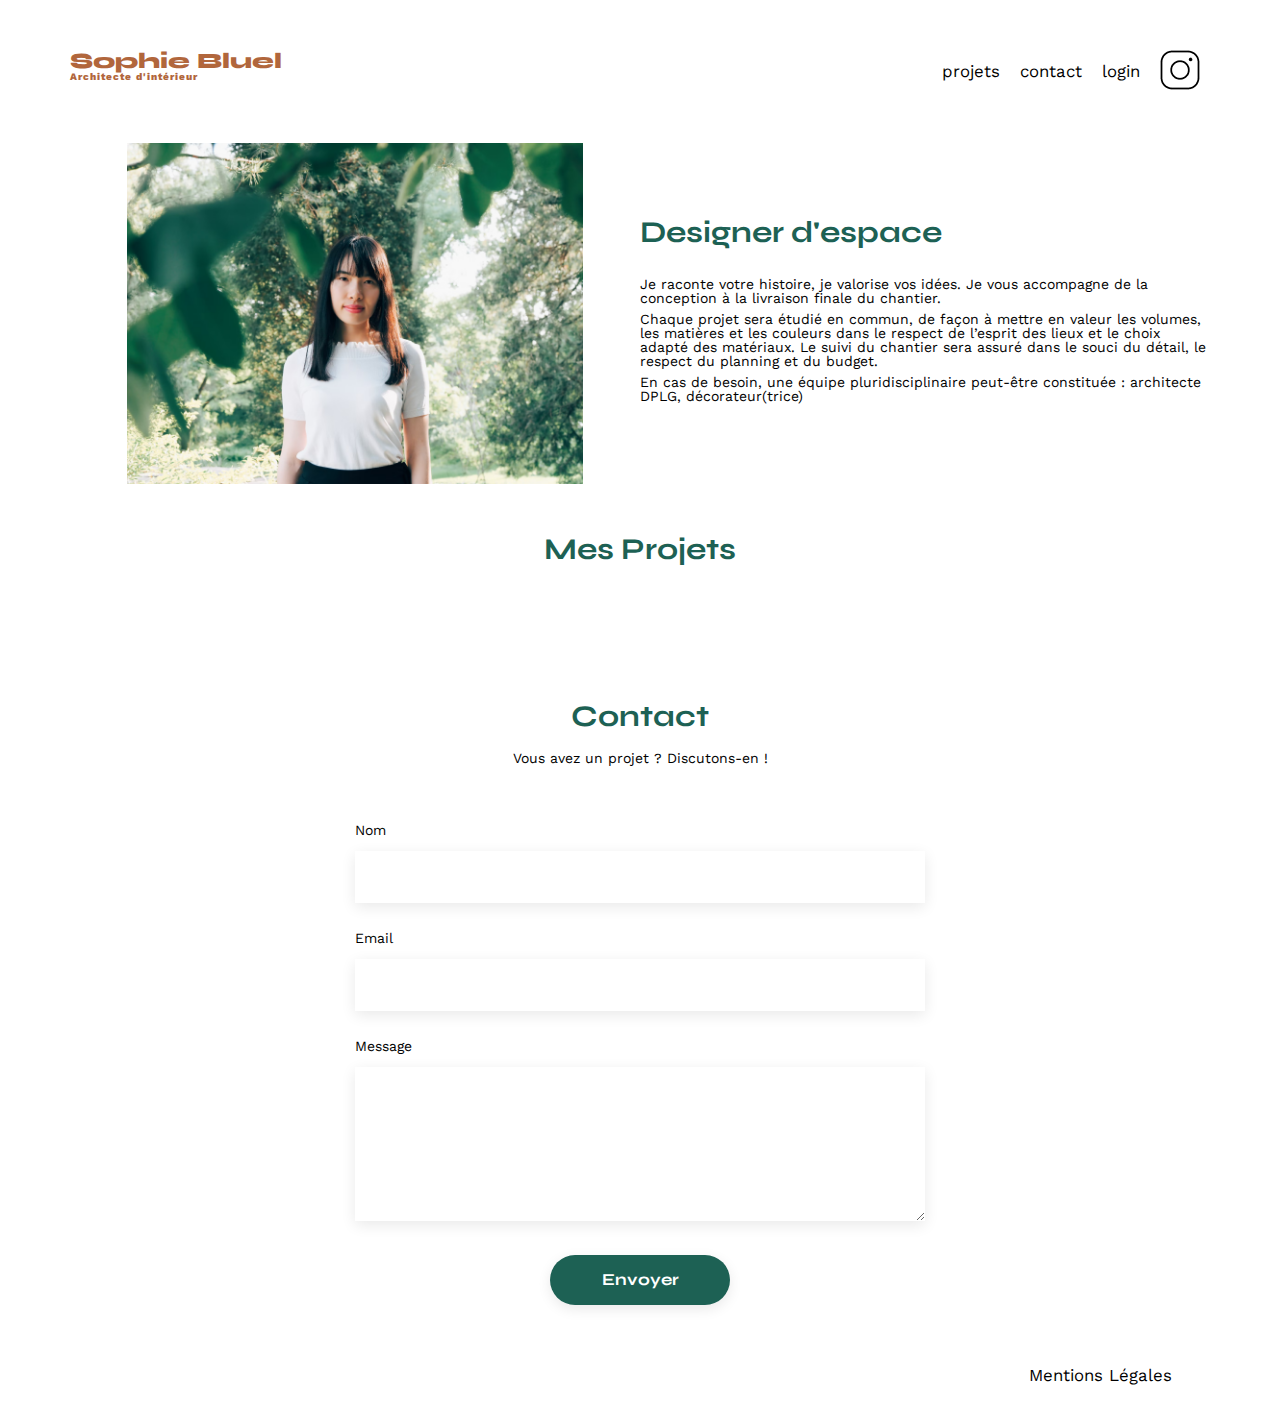
<file: index.html>
<!DOCTYPE html>
<html lang="fr">

<head>
	<meta charset="UTF-8">
	<title>Sophie Bluel - Architecte d'intérieur</title>
	<meta name="viewport" content="width=device-width, initial-scale=1.0">
	<link rel="preconnect" href="https://fonts.googleapis.com">
	<link rel="preconnect" href="https://fonts.gstatic.com" crossorigin>
	<link href="https://fonts.googleapis.com/css2?family=Syne:wght@700;800&family=Work+Sans&display=swap"
		rel="stylesheet">
	<meta name="description" content="">
	<link rel="stylesheet" href="https://cdnjs.cloudflare.com/ajax/libs/font-awesome/6.0.0-beta3/css/all.min.css">
	<link rel="stylesheet" href="./assets/style.css">
	<script src="./assets/index.js" defer></script>
	<script src="./assets/admin.js" defer></script>
</head>

<body>
	<header>
		<div class="editMode hidden js-admin">
			<i class="fa-solid fa-pen-to-square"></i>Mode édition
		</div>
		<h1>Sophie Bluel <span>Architecte d'intérieur</span></h1>
		<nav>
			<ul>
				<li>projets</li>
				<li>contact</li>
				<li class="js-admin" id="login">login</li>
				<li class="hidden js-admin" id="logout">logout</li>
				<li><img src="./assets/icons/instagram.png" alt="Instagram"></li>
			</ul>
		</nav>
	</header>
	<main>
		<section id="introduction">
			<figure>
				<img src="./assets/images/sophie-bluel.png" alt="">
			</figure>
			<article>
				<h2>Designer d'espace</h2>
				<p>Je raconte votre histoire, je valorise vos idées. Je vous accompagne de la conception à la livraison
					finale du chantier.</p>
				<p>Chaque projet sera étudié en commun, de façon à mettre en valeur les volumes, les matières et les
					couleurs dans le respect de l’esprit des lieux et le choix adapté des matériaux. Le suivi du
					chantier sera assuré dans le souci du détail, le respect du planning et du budget.</p>
				<p>En cas de besoin, une équipe pluridisciplinaire peut-être constituée : architecte DPLG,
					décorateur(trice)</p>
			</article>
		</section>
		<section id="portfolio">
			<h2>Mes Projets

				<a href="#modal" id="modified-Button" class="modifiedButton hidden js-admin">
					<i class="fa-solid fa-pen-to-square"></i>modifier
				</a>
			</h2>
			<aside id="modal-container" class="modal-container"></aside>

			<div class="categories js-admin"></div>
			<div class="gallery"></div>

		</section>
		<section id="contact">
			<h2>Contact</h2>
			<p>Vous avez un projet ? Discutons-en !</p>
			<form action="#" method="post">
				<label for="name">Nom</label>
				<input type="text" name="name" id="name">
				<label for="email">Email</label>
				<input type="email" name="email" id="email">
				<label for="message">Message</label>
				<textarea name="message" id="message" cols="30" rows="10"></textarea>
				<input type="submit" value="Envoyer">
			</form>
		</section>
	</main>

	<footer>
		<nav>
			<ul>
				<li>Mentions Légales</li>
			</ul>
		</nav>
	</footer>
</body>

</html>
</file>
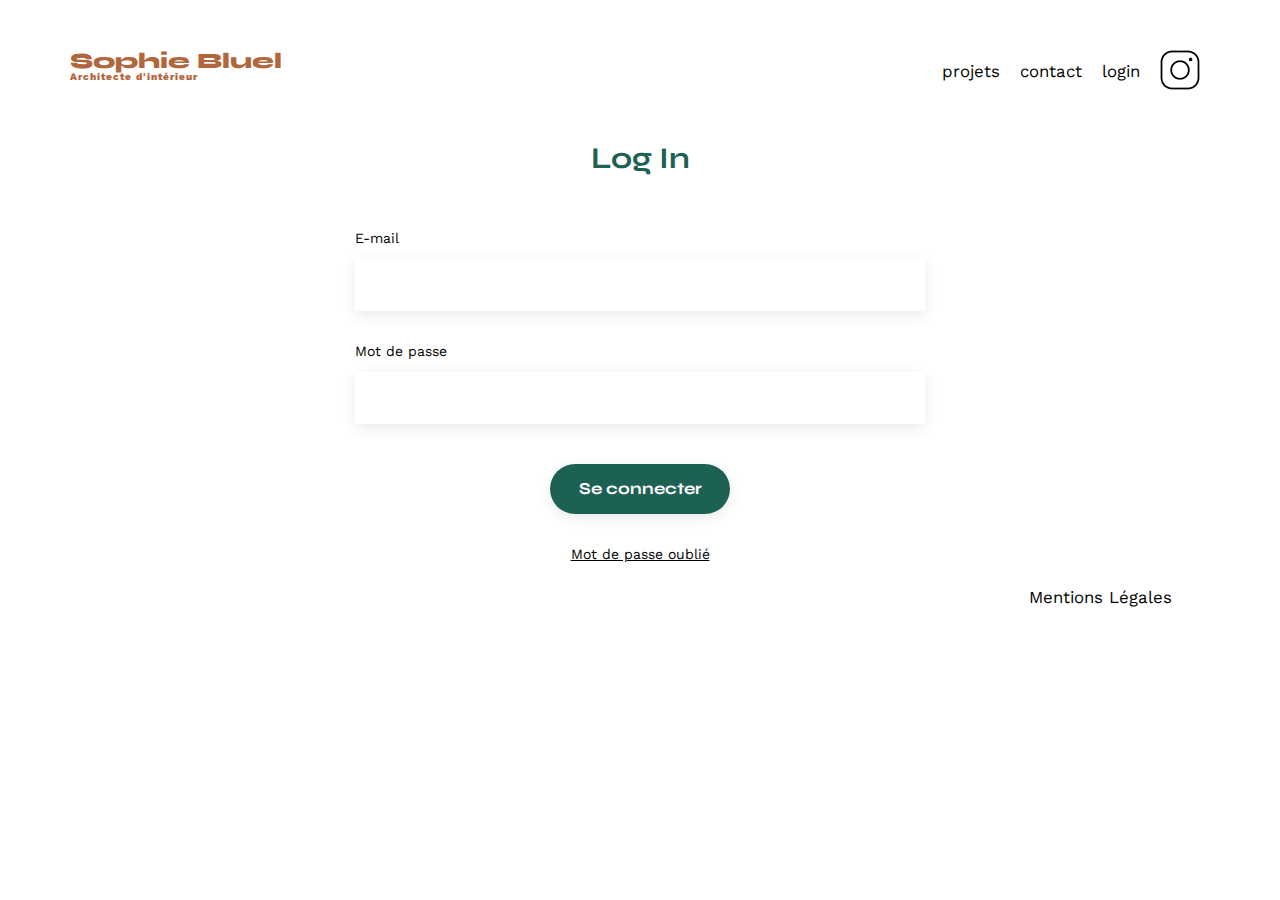
<file: login.html>
<!DOCTYPE html>
<html lang="fr">

<head>
    <meta charset="UTF-8">
    <title>Sophie Bluel - Architecte d'intérieur</title>
    <meta name="viewport" content="width=device-width, initial-scale=1.0">
    <link rel="preconnect" href="https://fonts.googleapis.com">
    <link rel="preconnect" href="https://fonts.gstatic.com" crossorigin>
    <link href="https://fonts.googleapis.com/css2?family=Syne:wght@700;800&family=Work+Sans&display=swap"
        rel="stylesheet">
    <meta name="description" content="">
    <link rel="stylesheet" href="./assets/style.css">
    <script src="./assets/login.js" defer></script>
</head>

<body>
    <header>
        <h1>Sophie Bluel <span>Architecte d'intérieur</span></h1>
        <nav>
            <ul>
                <li>projets</li>
                <li>contact</li>
                <li>login</li>
                <li><img src="./assets/icons/instagram.png" alt="Instagram"></li>
            </ul>
        </nav>
    </header>
    <main>
        <section id="contact">
            <h2>Log In</h2>
            <form action="#" method="post">
                <label for="email">E-mail</label>
                <input type="email" name="email" id="email">
                <label for="password">Mot de passe</label>
                <input type="password" name="password" id="password">
                <input type="submit" value="Se connecter" id="submit">
            </form>
            <p style="text-decoration: underline;">Mot de passe oublié</p>
        </section>
    </main>
    <footer>
        <nav>
            <ul>
                <li>Mentions Légales</li>
            </ul>
        </nav>
    </footer>
</body>
</file>
<file: assets/style.css>
/* http://meyerweb.com/eric/tools/css/reset/
   v2.0 | 20110126
   License: none (public domain)
*/

html,
body,
div,
span,
applet,
object,
iframe,
h1,
h2,
h3,
h4,
h5,
h6,
p,
blockquote,
pre,
a,
abbr,
acronym,
address,
big,
cite,
code,
del,
dfn,
em,
img,
ins,
kbd,
q,
s,
samp,
small,
strike,
strong,
sub,
sup,
tt,
var,
b,
u,
i,
center,
dl,
dt,
dd,
ol,
ul,
li,
fieldset,
form,
label,
legend,
table,
caption,
tbody,
tfoot,
thead,
tr,
th,
td,
article,
aside,
canvas,
details,
embed,
figure,
figcaption,
footer,
header,
hgroup,
menu,
nav,
output,
ruby,
section,
summary,
time,
mark,
audio,
video {
	margin: 0;
	padding: 0;
	border: 0;
	font-size: 100%;
	font: inherit;
	vertical-align: baseline;
}

/* HTML5 display-role reset for older browsers */
article,
aside,
details,
figcaption,
figure,
footer,
header,
hgroup,
menu,
nav,
section {
	display: block;
}

body {
	line-height: 1;
}

ol,
ul {
	list-style: none;
}

blockquote,
q {
	quotes: none;
}

blockquote:before,
blockquote:after,
q:before,
q:after {
	content: '';
	content: none;
}

table {
	border-collapse: collapse;
	border-spacing: 0;
}

/** end reset css**/
body {
	max-width: 1140px;
	margin: auto;
	font-family: 'Work Sans';
	font-size: 14px;
}

header {
	display: flex;
	justify-content: space-between;
	margin: 50px 0
}

section {
	margin: 50px 0
}

h1 {
	display: flex;
	flex-direction: column;
	font-family: 'Syne';
	font-size: 22px;
	font-weight: 800;
	color: #B1663C
}

h1>span {
	font-family: 'Work Sans';
	font-size: 10px;
	letter-spacing: 0.1em;
	;
}

h2 {
	font-family: 'Syne';
	font-weight: 700;
	font-size: 30px;
	color: #1D6154
}

nav ul {
	display: flex;
	align-items: center;
	list-style-type: none;

}

nav li {
	padding: 0 10px;
	font-size: 1.2em;
}

li:hover {
	color: #B1663C;
}

#introduction {
	display: flex;
	align-items: center;
}

#introduction figure {
	flex: 1
}

#introduction img {
	display: block;
	margin: auto;
	width: 80%;
}

#introduction article {
	flex: 1
}

#introduction h2 {
	margin-bottom: 1em;
}

#introduction p {
	margin-bottom: 0.5em;
}

#portfolio h2 {
	text-align: center;
	margin-bottom: 1em;
}

#contact {
	width: 50%;
	margin: auto;
}

#contact>* {
	text-align: center;

}

#contact h2 {
	margin-bottom: 20px;
}

#contact form {
	text-align: left;
	margin-top: 30px;
	display: flex;
	flex-direction: column;
}

#contact input {
	height: 50px;
	font-size: 1.2em;
	border: none;
	box-shadow: 0px 4px 14px rgba(0, 0, 0, 0.09);
}

#contact label {
	margin: 2em 0 1em 0;
}

#contact textarea {
	border: none;
	box-shadow: 0px 4px 14px rgba(0, 0, 0, 0.09);
}

/*custom style*/

.hidden {
	display: none !important;
}

.editMode {
	background-color: black;
	color: white;
	width: 100%;
	display: flex;
	justify-content: center;
	align-items: center;
	position: fixed;
	top: 0%;
	left: 0%;
	height: 45px;
}

.modifiedButton {
	color: black;
	text-decoration: none;
	font-size: 12px;
	margin-left: 15px;
}

.fa-pen-to-square {
	padding-right: 1%;
}

.modal {
	position: fixed;
	display: flex;
	align-items: center;
	justify-content: center;
	top: 0;
	left: 0;
	width: 100%;
	height: 100%;
	background: rgba(0, 0, 0, 0.8);
}

.modalWrapper {
	position: absolute;
	width: 600px;
	max-width: calc(100vh - 20px);
	max-height: calc(100vh - 20px);
	padding: 50px;
	background-color: #fff;
	border-radius: 25px;

}

.fa-arrow-left {
	background: none;
	border: none;
	font-size: 20px;
	cursor: pointer;
}

.cancelButton {
	position: absolute;
	top: 40px;
	right: 40px;
	background: none;
	border: none;
	font-size: 20px;
	cursor: pointer;
}

.titleModal {
	font-family: 'Work Sans';
	color: #000000;
}

.adminGallery {
	display: grid;
	grid-template-columns: 1fr 1fr 1fr 1fr 1fr;
	grid-row-gap: 20px;

}

.adminGallery figure {
	position: relative;
	display: inline-block;
}

.adminGallery img {
	width: 74%;
	height: 98%;
	object-fit: cover;
	object-position: center;
}

.adminGallery figure i {
	position: absolute;
	top: 10px;
	right: 40px;
	color: white;
	background-color: black;
	border-radius: 25%;
	padding: 5px;
	cursor: pointer;
}

.separator {
	border: none;
	border-top: 1px solid #ccc;
	margin: 50px 0;
}

.addPhotoButton {
	display: flex;
	height: 36px;
	border: 1px solid #B3B3B3;
	cursor: pointer;
}

.addPhotoBox {
	display: flex;
	flex-direction: column;
}

#addPhotoFields {
	display: flex;
	flex-direction: column;
	margin: 0px;
	gap: 10px;

}

.previewPhotoContainer {
	display: flex;
	flex-direction: column;
	justify-content: center;
	align-items: center;
	background-color: #E8F1F6;
	border-radius: 3px;
	padding: 22px 0;
}

.placeholderContainer {
	display: flex;
	justify-content: center;
	align-items: center;
	flex-direction: column;
	gap: 12px;
}

.placeholderContainer img {
	width: 68.14px;
	height: 59.62px;

}

.placeholderContainer .addPhotoButton {
	display: flex;
	flex-direction: column;
	align-items: center;
	color: #306685;
	background-color: #CBD6DC;
	gap: 12px;
	border-radius: 50px;
	min-width: 170px;
	justify-content: center;
}

.addPhotoImg {
	margin: -20px;
	max-width: 50%;
}

#addPhotoFields input,
#addPhotoFields select {
	height: 50px;
	font-size: 1.2em;
	box-shadow: 0px 4px 14px rgba(0, 0, 0, 0.09);
}

#addPhotoFields input {
	border: none;
}

#addPhotoFields select {
	border-color: white;
}

.validateButton {
	display: flex;
	height: 36px;
	border: 1px solid #B3B3B3;
	cursor: pointer;

}

input[disabled] {
	background-color: gray !important;
}

.categories {
	display: flex;
	justify-content: center;
	gap: 20px;
	padding-bottom: 5%;
}

.categorie {
	background-color: white;
	color: #1D6154;
	font-family: 'syne';
	padding: 1% 1%;
	border: 1px solid #1D6154;
	border-radius: 25px;

}

.categorieSelected {
	background-color: #1D6154;
	color: white;
}

.gallery {
	width: 100%;
	display: grid;
	grid-template-columns: 1fr 1fr 1fr;
	grid-column-gap: 20px;
	grid-row-gap: 20px;
}

.gallery img {
	width: 100%;
	height: 100%;
	object-fit: cover;
	object-position: center;

}

input[type="submit"] {
	font-family: 'Syne';
	font-weight: 700;
	color: white;
	background-color: #1D6154;
	margin: 2em auto;
	width: 180px;
	text-align: center;
	border-radius: 60px;
}

.error-field {
	border: 1px solid red !important;
}

.error-message {
	color: red;
	padding-top: 1%;
}

.snackbar {
	position: fixed;
	bottom: 20px;
	left: 20px;
	z-index: 1000;
	padding: 10px 20px;
	border-radius: 5px;
	background-color: red;
	color: #fff;
	font-size: 14px;
	opacity: 1;
	transition: opacity 0.3s ease-in-out;
}

footer nav ul {
	display: flex;
	justify-content: flex-end;
	margin: 2em
}
</file>
